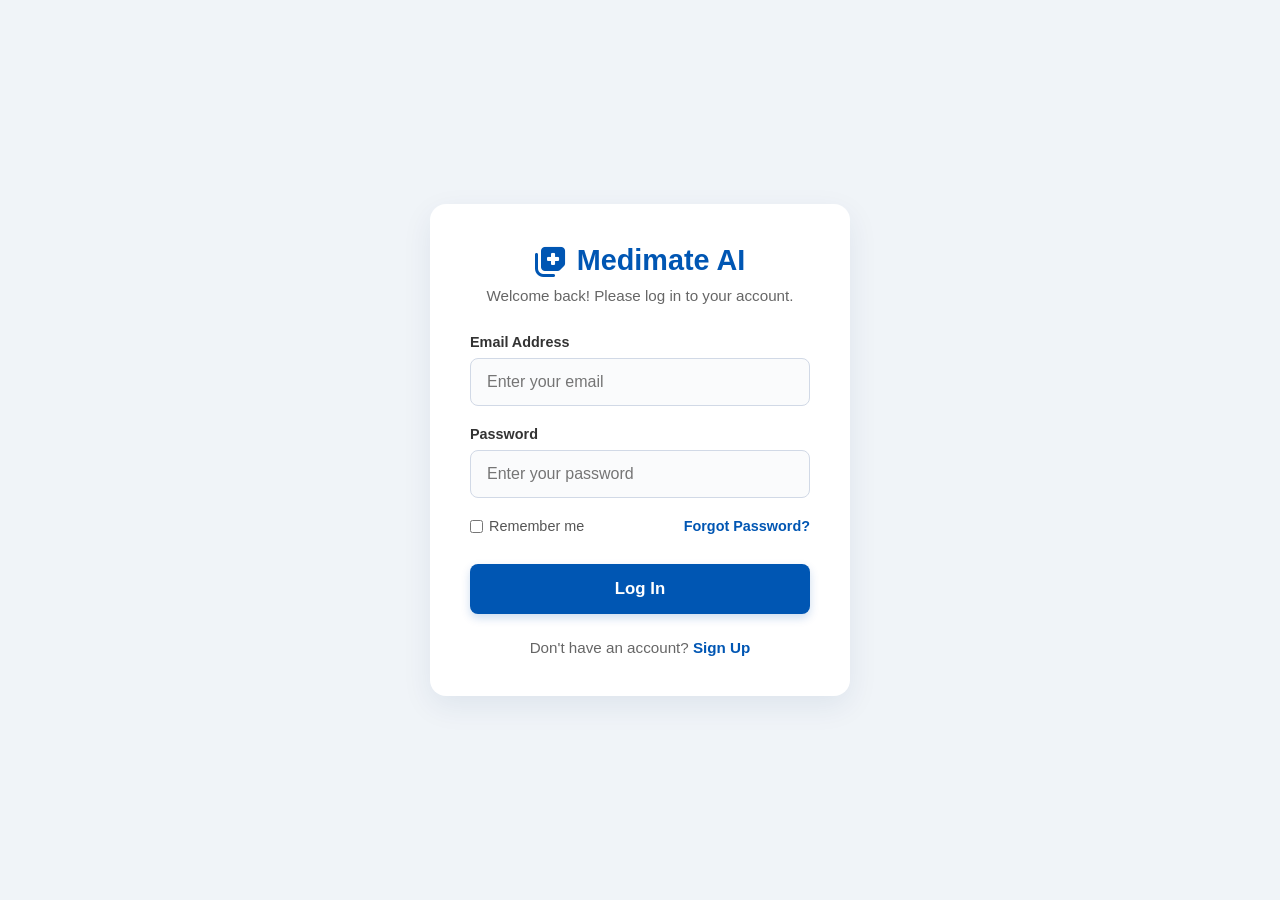
<file: templates/login.html>
<!DOCTYPE html>
<html lang="en">
<head>
    <meta charset="UTF-8">
    <meta name="viewport" content="width=device-width, initial-scale=1.0">
    <title>Log In - Medimate AI</title>
    <link rel="stylesheet" href="/static/style.css">
    <link rel="stylesheet" href="https://cdnjs.cloudflare.com/ajax/libs/font-awesome/6.4.0/css/all.min.css">
</head>
<body class="auth-body">

    <div class="auth-container">
        <div class="auth-header">
            <div class="brand">
                <i class="fa-solid fa-notes-medical"></i>
                <h1>Medimate AI</h1>
            </div>
            <p>Welcome back! Please log in to your account.</p>
        </div>

        <form class="auth-form" action="/login" method="POST">
            <div class="input-group">
                <label for="email">Email Address</label>
                <input type="email" name="email" placeholder="Enter your email" required>
            </div>
            
            <div class="input-group">
                <label for="password">Password</label>
                <input type="password" name="password" placeholder="Enter your password" required>
            </div>

            <div class="auth-actions">
                <label class="remember-me">
                    <input type="checkbox"> Remember me
                </label>
                <a href="#" class="forgot-password">Forgot Password?</a>
            </div>

            <button type="submit" class="btn-auth-submit">Log In</button>
        </form>

        <div class="auth-footer">
            <p>Don't have an account? <a href="/signup">Sign Up</a></p>
        </div>
    </div>

</body>
</html>
</file>
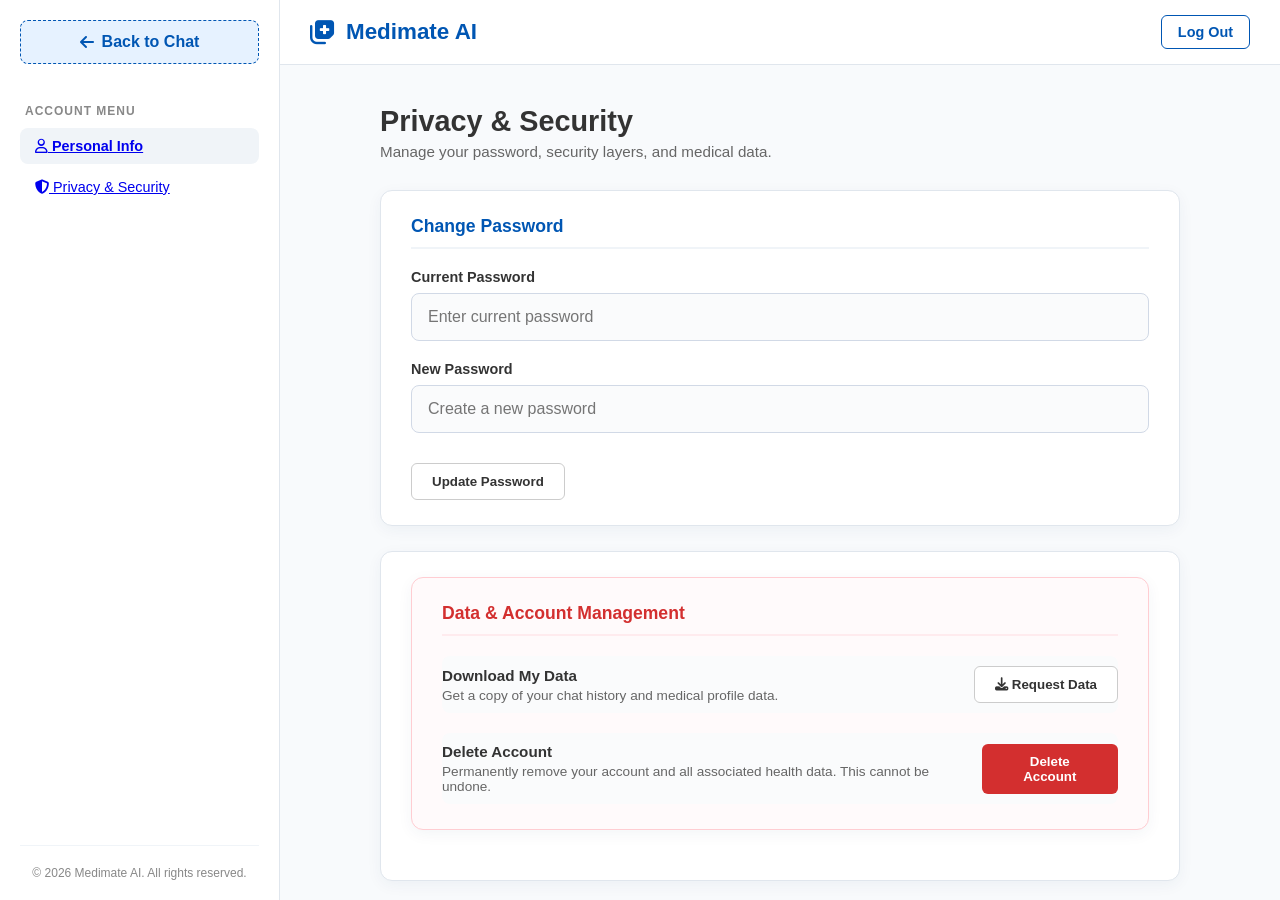
<file: templates/privacy.html>
<!DOCTYPE html>
<html lang="en">
<head>
    <meta charset="UTF-8">
    <meta name="viewport" content="width=device-width, initial-scale=1.0">
    <title>Privacy & Security - Medimate AI</title>
    <link rel="stylesheet" href="/static/styles.css">
    <link rel="stylesheet" href="https://cdnjs.cloudflare.com/ajax/libs/font-awesome/6.4.0/css/all.min.css">
</head>
<body>

    <div class="desktop-layout">
        <aside class="sidebar">
            <a href="/" class="btn-new-chat" style="text-decoration: none;">
                <i class="fa-solid fa-arrow-left"></i> Back to Chat
            </a>
            
            <div class="history-section">
                <h3>Account Menu</h3>
                <ul class="history-list">
                    <li class="active"><a href="/profile"><i class="fa-regular fa-user"></i> Personal Info</a></li>
                    <li><a href="/privacy"><i class="fa-solid fa-shield-halved"></i> Privacy & Security</a></li>
                </ul>
            </div>

            <div class="site-footer">
                <p>&copy; 2026 Medimate AI. All rights reserved.</p>
            </div>
        </aside>

        <div class="chat-container">
            <header class="chat-header">
                <div class="brand">
                    <i class="fa-solid fa-notes-medical"></i>
                    <h1>Medimate AI</h1>
                </div>
                <div class="auth-buttons">
                    <a href="/logout" class="btn-login" style="text-decoration: none; display: inline-block;">Log Out</a>
                </div>
            </header>

            <main class="profile-main">
                <div class="profile-wrapper">
                    <h2>Privacy & Security</h2>
                    <p class="subtitle">Manage your password, security layers, and medical data.</p>

                    <section class="profile-card">
                        <h3>Change Password</h3>
                        <form class="profile-form" action="/update_password" method="POST">
                            <div class="input-group">
                                <label for="current-password">Current Password</label>
                                <input type="password" name="current" placeholder="Enter current password" required>
                            </div>
                            <div class="form-row">
                                <div class="input-group">
                                    <label for="new-password">New Password</label>
                                    <input type="password" name="new" placeholder="Create a new password" required>
                                </div>
                            </div>
                            <button type="submit" class="btn-secondary" style="margin-top: 10px; width: max-content;">Update Password</button>
                        </form>
                    </section>

                <section class="profile-card">

                    <section class="profile-card danger-zone">
                        <h3 style="color: #d32f2f; border-bottom-color: #ffebee;">Data & Account Management</h3>
                        <div class="settings-list">
                            <div class="setting-item" style="border: none; padding: 10px 0;">
                                <div class="setting-info">
                                    <h4>Download My Data</h4>
                                    <p>Get a copy of your chat history and medical profile data.</p>
                                </div>
                                <button class="btn-secondary"><i class="fa-solid fa-download"></i> Request Data</button>
                            </div>
                            <div class="setting-item" style="border: none; padding: 10px 0;">
                                <div class="setting-info">
                                    <h4>Delete Account</h4>
                                    <p>Permanently remove your account and all associated health data. This cannot be undone.</p>
                                </div>
                                <form action="/delete_account" method="POST">
                                    <button class="btn-danger">Delete Account</button>
                                </form>
                            </div>
                        </div>
                    </section>

                </div>
            </main>
        </div>
    </div>
</body>
</html>
</file>
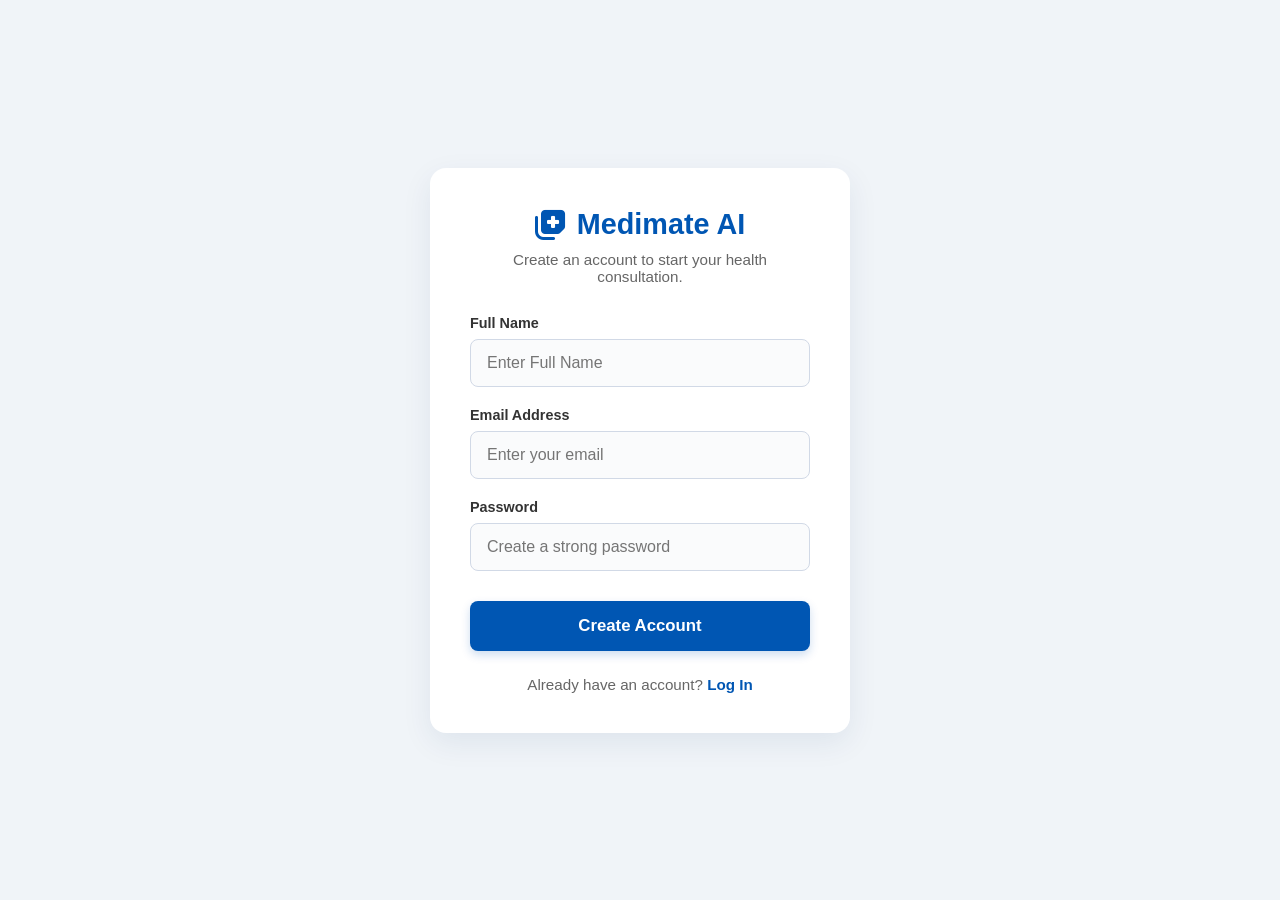
<file: templates/signup.html>
<!DOCTYPE html>
<html lang="en">
<head>
    <meta charset="UTF-8">
    <meta name="viewport" content="width=device-width, initial-scale=1.0">
    <title>Sign Up - Medimate AI</title>
    <link rel="stylesheet" href="/static/style.css">
    <link rel="stylesheet" href="https://cdnjs.cloudflare.com/ajax/libs/font-awesome/6.4.0/css/all.min.css">
</head>
<body class="auth-body">

    <div class="auth-container">
        <div class="auth-header">
            <div class="brand">
                <i class="fa-solid fa-notes-medical"></i>
                <h1>Medimate AI</h1>
            </div>
            <p>Create an account to start your health consultation.</p>
        </div>

        <form class="auth-form" action="/signup" method="POST">
            <div class="input-group">
                <label for="fullname">Full Name</label>
                <input type="text" name="fullname" placeholder="Enter Full Name" required>
            </div>

            <div class="input-group">
                <label for="email">Email Address</label>
                <input type="email" name="email" placeholder="Enter your email" required>
            </div>
            
            <div class="input-group">
                <label for="password">Password</label>
                <input type="password" name="password" placeholder="Create a strong password" required>
            </div>

            <button type="submit" class="btn-auth-submit">Create Account</button>
        </form>

        <div class="auth-footer">
            <p>Already have an account? <a href="/login">Log In</a></p>
        </div>
    </div>

</body>
</html>
</file>
<file: static/style.css>
/* Base Reset and Typography */
* {
    margin: 0;
    padding: 0;
    box-sizing: border-box;
    font-family: 'Segoe UI', Tahoma, Geneva, Verdana, sans-serif;
}

body {
    background-color: #f0f4f8; 
    height: 100vh;
    overflow: hidden; /* Prevents whole-page scrolling */
}

/* Desktop Layout Wrapper */
.desktop-layout {
    display: flex;
    width: 100vw;
    height: 100vh;
}

/* --- Left Sidebar Styling --- */
.sidebar {
    width: 280px;
    background-color: #ffffff;
    border-right: 1px solid #e0e6ed;
    display: flex;
    flex-direction: column;
    padding: 20px;
    flex-shrink: 0; /* Prevents sidebar from squishing */
}

.btn-new-chat {
    width: 100%;
    padding: 12px;
    background-color: #e6f2ff;
    color: #0056b3;
    border: 1px dashed #0056b3;
    border-radius: 8px;
    font-size: 1rem;
    font-weight: 600;
    cursor: pointer;
    display: flex;
    align-items: center;
    justify-content: center;
    gap: 8px;
    transition: all 0.2s;
    margin-bottom: 25px;
}

.btn-new-chat:hover {
    background-color: #cce0ff;
}

.history-section {
    flex: 1;
    overflow-y: auto;
}

.history-section h3 {
    font-size: 0.75rem;
    color: #888;
    text-transform: uppercase;
    letter-spacing: 1px;
    margin: 15px 0 10px 5px;
}

.history-list {
    list-style: none;
}

.history-list li {
    padding: 10px 15px;
    margin-bottom: 5px;
    border-radius: 8px;
    color: #333;
    font-size: 0.9rem;
    cursor: pointer;
    display: flex;
    align-items: center;
    gap: 10px;
    transition: background-color 0.2s;
    white-space: nowrap;
    overflow: hidden;
    text-overflow: ellipsis;
}

.history-list li:hover {
    background-color: #f5f7fa;
}

.history-list li.active {
    background-color: #f0f4f8;
    font-weight: 600;
    color: #0056b3;
}

.btn-clear-history {
    width: 100%;
    padding: 12px;
    background-color: #ffbfbf;
    color: #d82708;
    border: 1px dashed #ff5656cb;
    border-radius: 8px;
    font-size: 1rem;
    font-weight: 600;
    cursor: pointer;
    display: flex;
    align-items: center;
    justify-content: center;
    gap: 8px;
    transition: all 0.2s;
    margin-bottom: 25px;
}

/* --- Right Main Chat Styling --- */
.chat-container {
    flex: 1; /* Takes up remaining width */
    display: flex;
    flex-direction: column;
    background-color: #ffffff;
}

/* Header Styling */
.chat-header {
    background-color: #ffffff;
    color: #333;
    padding: 15px 30px;
    display: flex;
    justify-content: space-between;
    align-items: center;
    border-bottom: 1px solid #e0e6ed;
    z-index: 10;
}

.brand {
    display: flex;
    align-items: center;
    gap: 10px;
    color: #0056b3;
}

.brand h1 {
    font-size: 1.4rem;
    font-weight: 700;
}

.brand i {
    font-size: 1.6rem;
}

/* Authentication Buttons */
.auth-buttons {
    display: flex;
    gap: 15px;
}

.auth-buttons button {
    padding: 8px 16px;
    border-radius: 6px;
    font-size: 0.9rem;
    font-weight: 600;
    cursor: pointer;
    transition: all 0.2s ease;
}

.btn-login {
    background: transparent;
    color: #0056b3;
    border: 1px solid #0056b3;
}

.btn-login:hover {
    background: #f0f4f8;
}

.btn-signup {
    background: #0056b3;
    color: white;
    border: none;
}

.btn-signup:hover {
    background: #004494;
}

/* Chat History Area */
.chat-box {
    flex: 1;
    padding: 30px 10%; /* Percentage padding to keep chat centered on wide screens */
    overflow-y: auto;
    background-color: #fafbfc;
    display: flex;
    flex-direction: column;
    gap: 20px;
}

.message {
    display: flex;
    gap: 15px;
    max-width: 80%;
}

.message-content {
    padding: 15px 20px;
    border-radius: 12px;
    font-size: 1rem;
    line-height: 1.5;
}

.timestamp {
    display: block;
    font-size: 0.75rem;
    margin-top: 8px;
    text-align: right;
}

/* Bot/User Message Specifics */
.bot-message { align-self: flex-start; }
.user-message { align-self: flex-end; flex-direction: row-reverse; }

.bot-message .avatar {
    background-color: #e6f2ff;
    color: #0056b3;
    width: 40px;
    height: 40px;
    border-radius: 50%;
    display: flex;
    justify-content: center;
    align-items: center;
    flex-shrink: 0;
    font-size: 1.2rem;
}

.bot-message .message-content {
    background-color: #ffffff;
    color: #333;
    border: 1px solid #e0e6ed;
    border-top-left-radius: 0;
}

.bot-message .timestamp { color: #888; }

.user-message .message-content {
    background-color: #0056b3;
    color: white;
    border-top-right-radius: 0;
}

.user-message .timestamp { color: #cce0ff; }

/* Input Area */
.chat-input-area {
    padding: 20px 10%;
    background-color: #ffffff;
    border-top: 1px solid #e0e6ed;
    display: flex;
    flex-direction: column;
    align-items: center;
    gap: 10px;
}

.input-wrapper {
    display: flex;
    width: 100%;
    max-width: 800px;
    gap: 10px;
}

#chat-input {
    flex: 1;
    padding: 15px 20px;
    border: 1px solid #ccc;
    border-radius: 8px;
    outline: none;
    font-size: 1rem;
    box-shadow: 0 2px 6px rgba(0,0,0,0.05);
    transition: border-color 0.2s;
}

#chat-input:focus { border-color: #0056b3; }

.btn-send {
    background-color: #0056b3;
    color: white;
    border: none;
    width: 50px;
    border-radius: 8px;
    cursor: pointer;
    font-size: 1.2rem;
    transition: background-color 0.2s;
}

.btn-send:hover { background-color: #004494; }

.disclaimer {
    font-size: 0.75rem;
    color: #888;
    text-align: center;
}

/* --- Authentication Pages (Login / Sign Up) --- */
.auth-body {
    background-color: #f0f4f8;
    display: flex;
    justify-content: center;
    align-items: center;
    height: 100vh;
    overflow: hidden;
}

.auth-container {
    background-color: #ffffff;
    width: 100%;
    max-width: 420px;
    padding: 40px;
    border-radius: 16px;
    box-shadow: 0 10px 30px rgba(0, 50, 100, 0.08);
}

.auth-header {
    text-align: center;
    margin-bottom: 30px;
}

.auth-header .brand {
    justify-content: center;
    color: #0056b3;
    margin-bottom: 10px;
}

.auth-header .brand h1 {
    font-size: 1.8rem;
}

.auth-header .brand i {
    font-size: 2rem;
}

.auth-header p {
    color: #666;
    font-size: 0.95rem;
}

.auth-form {
    display: flex;
    flex-direction: column;
    gap: 20px;
}

.input-group {
    display: flex;
    flex-direction: column;
    gap: 8px;
}

.input-group label {
    font-size: 0.9rem;
    font-weight: 600;
    color: #333;
}

.input-group input {
    padding: 14px 16px;
    border: 1px solid #d1d9e6;
    border-radius: 8px;
    font-size: 1rem;
    outline: none;
    transition: all 0.2s;
    background-color: #fafbfc;
}

.input-group input:focus {
    border-color: #0056b3;
    background-color: #ffffff;
    box-shadow: 0 0 0 3px rgba(0, 86, 179, 0.1);
}

.auth-actions {
    display: flex;
    justify-content: space-between;
    align-items: center;
    font-size: 0.9rem;
}

.remember-me {
    color: #555;
    display: flex;
    align-items: center;
    gap: 6px;
    cursor: pointer;
}

.forgot-password {
    color: #0056b3;
    text-decoration: none;
    font-weight: 600;
    transition: color 0.2s;
}

.forgot-password:hover {
    color: #004494;
    text-decoration: underline;
}

.btn-auth-submit {
    background-color: #0056b3;
    color: white;
    border: none;
    padding: 15px;
    border-radius: 8px;
    font-size: 1.05rem;
    font-weight: 600;
    cursor: pointer;
    transition: background-color 0.2s;
    margin-top: 10px;
    box-shadow: 0 4px 10px rgba(0, 86, 179, 0.2);
}

.btn-auth-submit:hover {
    background-color: #004494;
    box-shadow: 0 6px 15px rgba(0, 86, 179, 0.3);
}

.auth-footer {
    text-align: center;
    margin-top: 25px;
    font-size: 0.95rem;
    color: #666;
}

.auth-footer a {
    color: #0056b3;
    text-decoration: none;
    font-weight: 600;
}

.auth-footer a:hover {
    text-decoration: underline;
}

/* PROFILE MENU */
.profile-menu {
    position: relative;
}

.profile-icon {
    font-size: 1.5rem;
    color: #0056b3;
    cursor: pointer;
}

/* DROPDOWN */
.dropdown {
    display: none;
    position: absolute;
    right: 0;
    top: 40px;
    background: white;
    border: 1px solid #ddd;
    border-radius: 8px;
    padding: 10px;
    min-width: 150px;
    box-shadow: 0 4px 10px rgba(0,0,0,0.1);
}

.dropdown p {
    margin: 0;
    padding: 8px;
    font-size: 0.9rem;
    color: #333;
    border-bottom: 1px solid #eee;
    font-weight: 600;
}

.dropdown a {
    display: block;
    padding: 8px;
    text-decoration: none;
    color: #0056b3;
    font-weight: 600;
}

.dropdown a:hover {
    background: #f0f4f8;
}

/* CHAT ITEMS (LIKE BOXES) */
.chat-item {
    display: flex;
    align-items: center;
    gap: 10px;
    padding: 12px;
    margin-bottom: 8px;
    border-radius: 8px;
    background-color: #f5f7fa;
    cursor: pointer;
    font-size: 0.9rem;
    transition: all 0.2s;
}

.chat-item i {
    color: #0056b3;
}

.chat-item:hover {
    background-color: #e6f2ff;
}
</file>
<file: static/styles.css>
/* =========================================
   1. Base Reset and Typography
   ========================================= */
* {
    margin: 0;
    padding: 0;
    box-sizing: border-box;
    font-family: 'Segoe UI', Tahoma, Geneva, Verdana, sans-serif;
}

body {
    background-color: #f0f4f8; 
    height: 100vh;
    overflow: hidden; /* Prevents whole-page scrolling */
}

/* =========================================
   2. Desktop Layout & Sidebar
   ========================================= */
.desktop-layout {
    display: flex;
    width: 100vw;
    height: 100vh;
}

.sidebar {
    width: 280px;
    background-color: #ffffff;
    border-right: 1px solid #e0e6ed;
    display: flex;
    flex-direction: column;
    padding: 20px;
    flex-shrink: 0;
}

.btn-new-chat {
    width: 100%;
    padding: 12px;
    background-color: #e6f2ff;
    color: #0056b3;
    border: 1px dashed #0056b3;
    border-radius: 8px;
    font-size: 1rem;
    font-weight: 600;
    cursor: pointer;
    display: flex;
    align-items: center;
    justify-content: center;
    gap: 8px;
    transition: all 0.2s;
    margin-bottom: 25px;
}

.btn-new-chat:hover {
    background-color: #cce0ff;
}

.history-section {
    flex: 1;
    overflow-y: auto;
}

.history-section h3 {
    font-size: 0.75rem;
    color: #888;
    text-transform: uppercase;
    letter-spacing: 1px;
    margin: 15px 0 10px 5px;
}

.history-list {
    list-style: none;
}

.history-list li {
    padding: 10px 15px;
    margin-bottom: 5px;
    border-radius: 8px;
    color: #333;
    font-size: 0.9rem;
    cursor: pointer;
    display: flex;
    align-items: center;
    gap: 10px;
    transition: background-color 0.2s;
    white-space: nowrap;
    overflow: hidden;
    text-overflow: ellipsis;
}

.history-list li:hover {
    background-color: #f5f7fa;
}

.history-list li.active {
    background-color: #f0f4f8;
    font-weight: 600;
    color: #0056b3;
}

/* =========================================
   3. Right Main Panel & Header
   ========================================= */
.chat-container {
    flex: 1;
    display: flex;
    flex-direction: column;
    background-color: #ffffff;
}

.chat-header {
    background-color: #ffffff;
    color: #333;
    padding: 15px 30px;
    display: flex;
    justify-content: space-between;
    align-items: center;
    border-bottom: 1px solid #e0e6ed;
    z-index: 10;
}

.brand {
    display: flex;
    align-items: center;
    gap: 10px;
    color: #0056b3;
}

.brand h1 {
    font-size: 1.4rem;
    font-weight: 700;
}

.brand i {
    font-size: 1.6rem;
}

.auth-buttons {
    display: flex;
    gap: 15px;
}

.auth-buttons button, .auth-buttons a {
    padding: 8px 16px;
    border-radius: 6px;
    font-size: 0.9rem;
    font-weight: 600;
    cursor: pointer;
    transition: all 0.2s ease;
}

.btn-login {
    background: transparent;
    color: #0056b3;
    border: 1px solid #0056b3;
}

.btn-login:hover {
    background: #f0f4f8;
}

.btn-signup {
    background: #0056b3;
    color: white;
    border: none;
}

.btn-signup:hover {
    background: #004494;
}

/* =========================================
   4. Chat History Area (index.html)
   ========================================= */
.chat-box {
    flex: 1;
    padding: 30px 10%;
    overflow-y: auto;
    background-color: #fafbfc;
    display: flex;
    flex-direction: column;
    gap: 20px;
}

.message {
    display: flex;
    gap: 15px;
    max-width: 80%;
}

.message-content {
    padding: 15px 20px;
    border-radius: 12px;
    font-size: 1rem;
    line-height: 1.5;
}

.timestamp {
    display: block;
    font-size: 0.75rem;
    margin-top: 8px;
    text-align: right;
}

.bot-message { align-self: flex-start; }
.user-message { align-self: flex-end; flex-direction: row-reverse; }

.bot-message .avatar {
    background-color: #e6f2ff;
    color: #0056b3;
    width: 40px;
    height: 40px;
    border-radius: 50%;
    display: flex;
    justify-content: center;
    align-items: center;
    flex-shrink: 0;
    font-size: 1.2rem;
}

.bot-message .message-content {
    background-color: #ffffff;
    color: #333;
    border: 1px solid #e0e6ed;
    border-top-left-radius: 0;
}

.bot-message .timestamp { color: #888; }

.user-message .message-content {
    background-color: #0056b3;
    color: white;
    border-top-right-radius: 0;
}

.user-message .timestamp { color: #cce0ff; }

/* =========================================
   5. Chat Input Area (index.html)
   ========================================= */
.chat-input-area {
    padding: 20px 10%;
    background-color: #ffffff;
    border-top: 1px solid #e0e6ed;
    display: flex;
    flex-direction: column;
    align-items: center;
    gap: 10px;
}

.input-wrapper {
    display: flex;
    width: 100%;
    max-width: 800px;
    gap: 10px;
}

#chat-input {
    flex: 1;
    padding: 15px 20px;
    border: 1px solid #ccc;
    border-radius: 8px;
    outline: none;
    font-size: 1rem;
    box-shadow: 0 2px 6px rgba(0,0,0,0.05);
    transition: border-color 0.2s;
}

#chat-input:focus { border-color: #0056b3; }

.btn-send {
    background-color: #0056b3;
    color: white;
    border: none;
    width: 50px;
    border-radius: 8px;
    cursor: pointer;
    font-size: 1.2rem;
    transition: background-color 0.2s;
}

.btn-send:hover { background-color: #004494; }

.disclaimer {
    font-size: 0.75rem;
    color: #888;
    text-align: center;
}

/* =========================================
   6. Authentication Pages (login & signup)
   ========================================= */
.auth-body {
    background-color: #f0f4f8;
    display: flex;
    justify-content: center;
    align-items: center;
    height: 100vh;
    overflow: hidden;
}

.auth-container {
    background-color: #ffffff;
    width: 100%;
    max-width: 420px;
    padding: 40px;
    border-radius: 16px;
    box-shadow: 0 10px 30px rgba(0, 50, 100, 0.08);
    position: relative;
    z-index: 2;
}

.auth-header {
    text-align: center;
    margin-bottom: 30px;
}

.auth-header .brand {
    justify-content: center;
    color: #0056b3;
    margin-bottom: 10px;
}

.auth-header .brand h1 { font-size: 1.8rem; }
.auth-header .brand i { font-size: 2rem; }
.auth-header p { color: #666; font-size: 0.95rem; }

.auth-form {
    display: flex;
    flex-direction: column;
    gap: 20px;
}

.input-group {
    display: flex;
    flex-direction: column;
    gap: 8px;
    width: 100%;
}

.input-group label {
    font-size: 0.9rem;
    font-weight: 600;
    color: #333;
}

.input-group input {
    padding: 14px 16px;
    border: 1px solid #d1d9e6;
    border-radius: 8px;
    font-size: 1rem;
    outline: none;
    transition: all 0.2s;
    background-color: #fafbfc;
    width: 100%;
}

.input-group input:focus {
    border-color: #0056b3;
    background-color: #ffffff;
    box-shadow: 0 0 0 3px rgba(0, 86, 179, 0.1);
}

.auth-actions {
    display: flex;
    justify-content: space-between;
    align-items: center;
    font-size: 0.9rem;
}

.remember-me {
    color: #555;
    display: flex;
    align-items: center;
    gap: 6px;
    cursor: pointer;
}

.forgot-password {
    color: #0056b3;
    text-decoration: none;
    font-weight: 600;
    transition: color 0.2s;
}

.forgot-password:hover {
    color: #004494;
    text-decoration: underline;
}

.btn-auth-submit {
    background-color: #0056b3;
    color: white;
    border: none;
    padding: 15px;
    border-radius: 8px;
    font-size: 1.05rem;
    font-weight: 600;
    cursor: pointer;
    transition: background-color 0.2s;
    margin-top: 10px;
    box-shadow: 0 4px 10px rgba(0, 86, 179, 0.2);
}

.btn-auth-submit:hover {
    background-color: #004494;
    box-shadow: 0 6px 15px rgba(0, 86, 179, 0.3);
}

.auth-footer {
    text-align: center;
    margin-top: 25px;
    font-size: 0.95rem;
    color: #666;
}

.auth-footer a {
    color: #0056b3;
    text-decoration: none;
    font-weight: 600;
}

.auth-footer a:hover { text-decoration: underline; }

/* =========================================
   7. Global Footers
   ========================================= */
.site-footer {
    text-align: center;
    font-size: 0.75rem;
    color: #888;
    padding-top: 20px;
    margin-top: auto; 
    border-top: 1px solid #f0f4f8; 
}

.auth-footer-text {
    position: absolute;
    bottom: 20px;
    border-top: none;
    width: 100%;
    color: #666;
    z-index: 1;
}

/* =========================================
   8. Profile Page (profile.html)
   ========================================= */
.profile-main {
    flex: 1;
    overflow-y: auto;
    background-color: #f8fafc;
    padding: 40px;
    display: flex;
    justify-content: center;
}

.profile-wrapper {
    width: 100%;
    max-width: 800px;
}

.profile-wrapper h2 {
    color: #333;
    font-size: 1.8rem;
    margin-bottom: 5px;
}

.subtitle {
    color: #666;
    margin-bottom: 30px;
    font-size: 0.95rem;
}

.profile-card {
    background: #ffffff;
    border-radius: 12px;
    padding: 25px 30px;
    box-shadow: 0 4px 15px rgba(0, 50, 100, 0.05);
    margin-bottom: 25px;
    border: 1px solid #e0e6ed;
}

.profile-card h3 {
    font-size: 1.1rem;
    color: #0056b3;
    margin-bottom: 20px;
    border-bottom: 2px solid #f0f4f8;
    padding-bottom: 10px;
}

/* Profile Photo Upload Layout */
.photo-upload-container {
    display: flex;
    align-items: center;
    gap: 30px;
}

.profile-avatar {
    width: 100px;
    height: 100px;
    background-color: #e6f2ff;
    border-radius: 50%;
    display: flex;
    justify-content: center;
    align-items: center;
    color: #0056b3;
    font-size: 2.5rem;
    border: 2px dashed #0056b3;
    position: relative;
    cursor: pointer;
    transition: all 0.2s;
}

.profile-avatar:hover { background-color: #cce0ff; }

.photo-actions {
    display: flex;
    flex-direction: column;
    gap: 10px;
    align-items: flex-start;
}

.help-text {
    font-size: 0.8rem;
    color: #888;
    margin-top: 5px;
}

/* Profile Form Layout */
.profile-form {
    display: flex;
    flex-direction: column;
    gap: 20px;
}

.form-row {
    display: flex;
    gap: 20px;
    width: 100%;
}

.form-select {
    width: 100%;
    padding: 14px 16px;
    border: 1px solid #d1d9e6;
    border-radius: 8px;
    font-size: 1rem;
    outline: none;
    background-color: #fafbfc;
    color: #333;
    cursor: pointer;
}

.form-select:focus {
    border-color: #0056b3;
    box-shadow: 0 0 0 3px rgba(0, 86, 179, 0.1);
}

/* Profile Buttons */
.btn-primary {
    background-color: #0056b3;
    color: white;
    border: none;
    padding: 5px 5px;
    border-radius: 6px;
    font-weight: 600;
    cursor: pointer;
    transition: background-color 0.2s;
}

.btn-primary:hover { background-color: #004494; }

.btn-secondary {
    background-color: #ffffff;
    color: #333;
    border: 1px solid #ccc;
    padding: 10px 20px;
    border-radius: 6px;
    font-weight: 600;
    cursor: pointer;
    transition: all 0.2s;
}

.btn-secondary:hover {
    background-color: #f0f4f8;
    border-color: #999;
}

.form-actions {
    display: flex;
    justify-content: flex-end;
    margin-top: 10px;
    margin-bottom: 40px;
}

.save-btn {
    padding: 14px 30px;
    font-size: 1.1rem;
}

/* Profile Settings Toggle */
.settings-list {
    display: flex;
    flex-direction: column;
    gap: 20px;
}

.setting-item {
    display: flex;
    justify-content: space-between;
    align-items: center;
    padding: 15px;
    background-color: #fafbfc;
    border-radius: 8px;
    border: 1px solid #e0e6ed;
}

.setting-info h4 {
    color: #333;
    font-size: 0.95rem;
    margin-bottom: 4px;
}

.setting-info p {
    color: #666;
    font-size: 0.85rem;
}

.toggle-switch {
    position: relative;
    display: inline-block;
    width: 50px;
    height: 26px;
}

.toggle-switch input {
    opacity: 0;
    width: 0;
    height: 0;
}

.slider {
    position: absolute;
    cursor: pointer;
    top: 0; left: 0; right: 0; bottom: 0;
    background-color: #ccc;
    transition: .4s;
    border-radius: 34px;
}

.slider:before {
    position: absolute;
    content: "";
    height: 18px;
    width: 18px;
    left: 4px;
    bottom: 4px;
    background-color: white;
    transition: .4s;
    border-radius: 50%;
}

input:checked + .slider { background-color: #0056b3; }
input:focus + .slider { box-shadow: 0 0 1px #0056b3; }
input:checked + .slider:before { transform: translateX(24px); }

/* =========================================
   9. Privacy & Security Specifics
   ========================================= */
/* Device List Styling */
.device-list {
    display: flex;
    flex-direction: column;
    gap: 15px;
}

.device-item {
    display: flex;
    align-items: center;
    padding: 15px;
    background-color: #fafbfc;
    border: 1px solid #e0e6ed;
    border-radius: 8px;
}

.device-icon {
    font-size: 1.5rem;
    color: #0056b3;
    width: 40px;
    text-align: center;
}

.device-info {
    flex: 1;
    margin-left: 10px;
}

.device-info h4 { font-size: 0.95rem; color: #333; margin-bottom: 3px; }
.device-info p { font-size: 0.8rem; color: #666; }

.status-badge {
    font-size: 0.75rem;
    font-weight: 600;
    padding: 4px 10px;
    border-radius: 20px;
}

.active-status {
    background-color: #e8f5e9;
    color: #2e7d32;
}

.btn-text {
    background: none;
    border: none;
    color: #d32f2f;
    font-weight: 600;
    cursor: pointer;
    font-size: 0.85rem;
}

.btn-text:hover { text-decoration: underline; }

/* Danger Zone */
.danger-zone { border: 1px solid #ffcdd2; background-color: #fffafb; }

.btn-danger {
    background-color: #d32f2f;
    color: white;
    border: none;
    padding: 10px 20px;
    border-radius: 6px;
    font-weight: 600;
    cursor: pointer;
    transition: background-color 0.2s;
}

.btn-danger:hover { background-color: #b71c1c; }

/* =========================================
   10. Dark Mode Theme Overrides
   ========================================= */
body.dark-theme {
    background-color: #121212;
    color: #e0e0e0;
}

body.dark-theme .sidebar,
body.dark-theme .chat-container,
body.dark-theme .profile-main,
body.dark-theme .chat-header {
    background-color: #1a1a1a;
    border-color: #333;
}

body.dark-theme .profile-card {
    background-color: #242424;
    border-color: #333;
}

body.dark-theme h1, 
body.dark-theme h2, 
body.dark-theme h3, 
body.dark-theme h4 {
    color: #ffffff;
}

body.dark-theme .subtitle, 
body.dark-theme .setting-info p,
body.dark-theme .site-footer {
    color: #aaaaaa;
}

body.dark-theme .setting-item {
    background-color: #2a2a2a;
    border-color: #444;
}

/* Dark Mode Inputs and Buttons */
body.dark-theme input,
body.dark-theme .form-select {
    background-color: #333;
    color: #ffffff;
    border-color: #555;
}

body.dark-theme .form-select option {
    background-color: #333;
    color: #ffffff;
}

body.dark-theme .btn-secondary {
    background-color: #333;
    color: #ffffff;
    border-color: #555;
}

body.dark-theme .btn-secondary:hover {
    background-color: #444;
}

/* Sidebar Dark Mode Fixes */
body.dark-theme .history-list li { color: #e0e0e0; }
body.dark-theme .history-list li:hover { background-color: #2a2a2a; }
body.dark-theme .history-list li.active {
    background-color: #333;
    color: #66b2ff;
}
</file>
